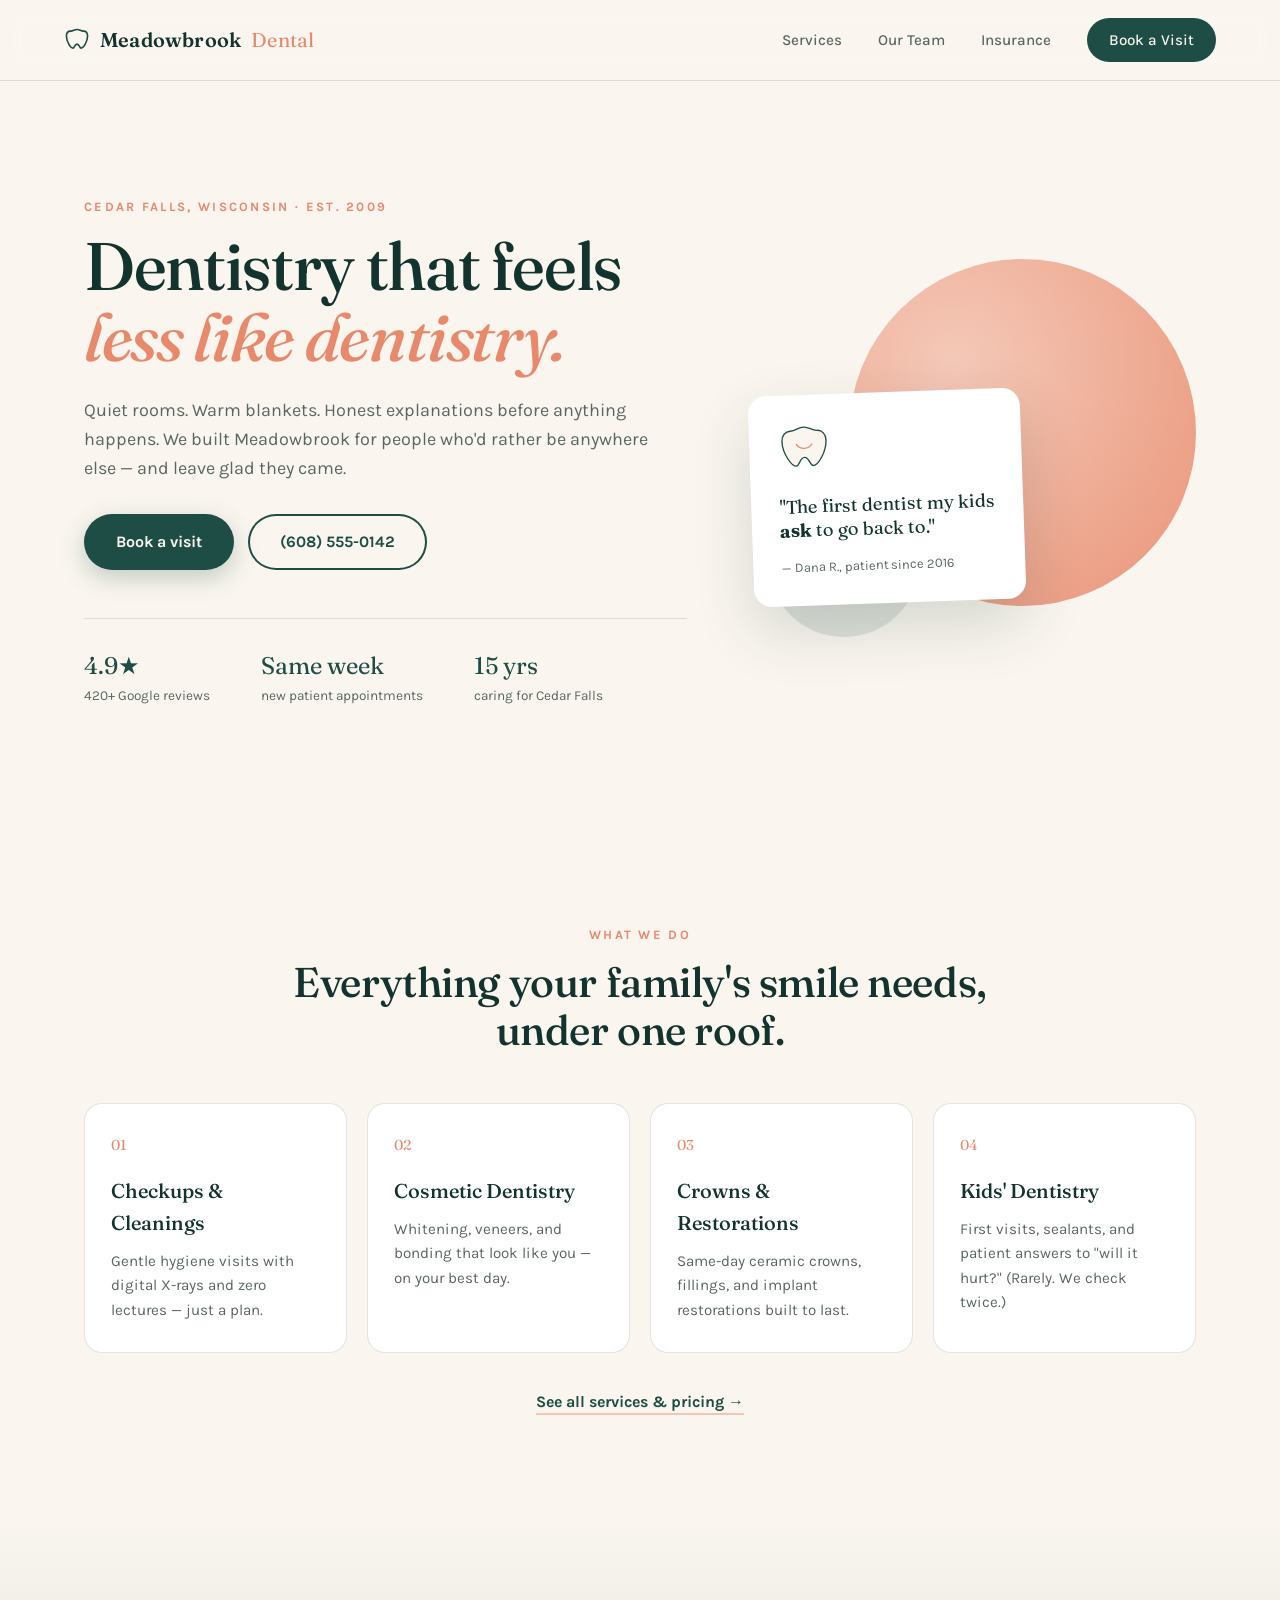
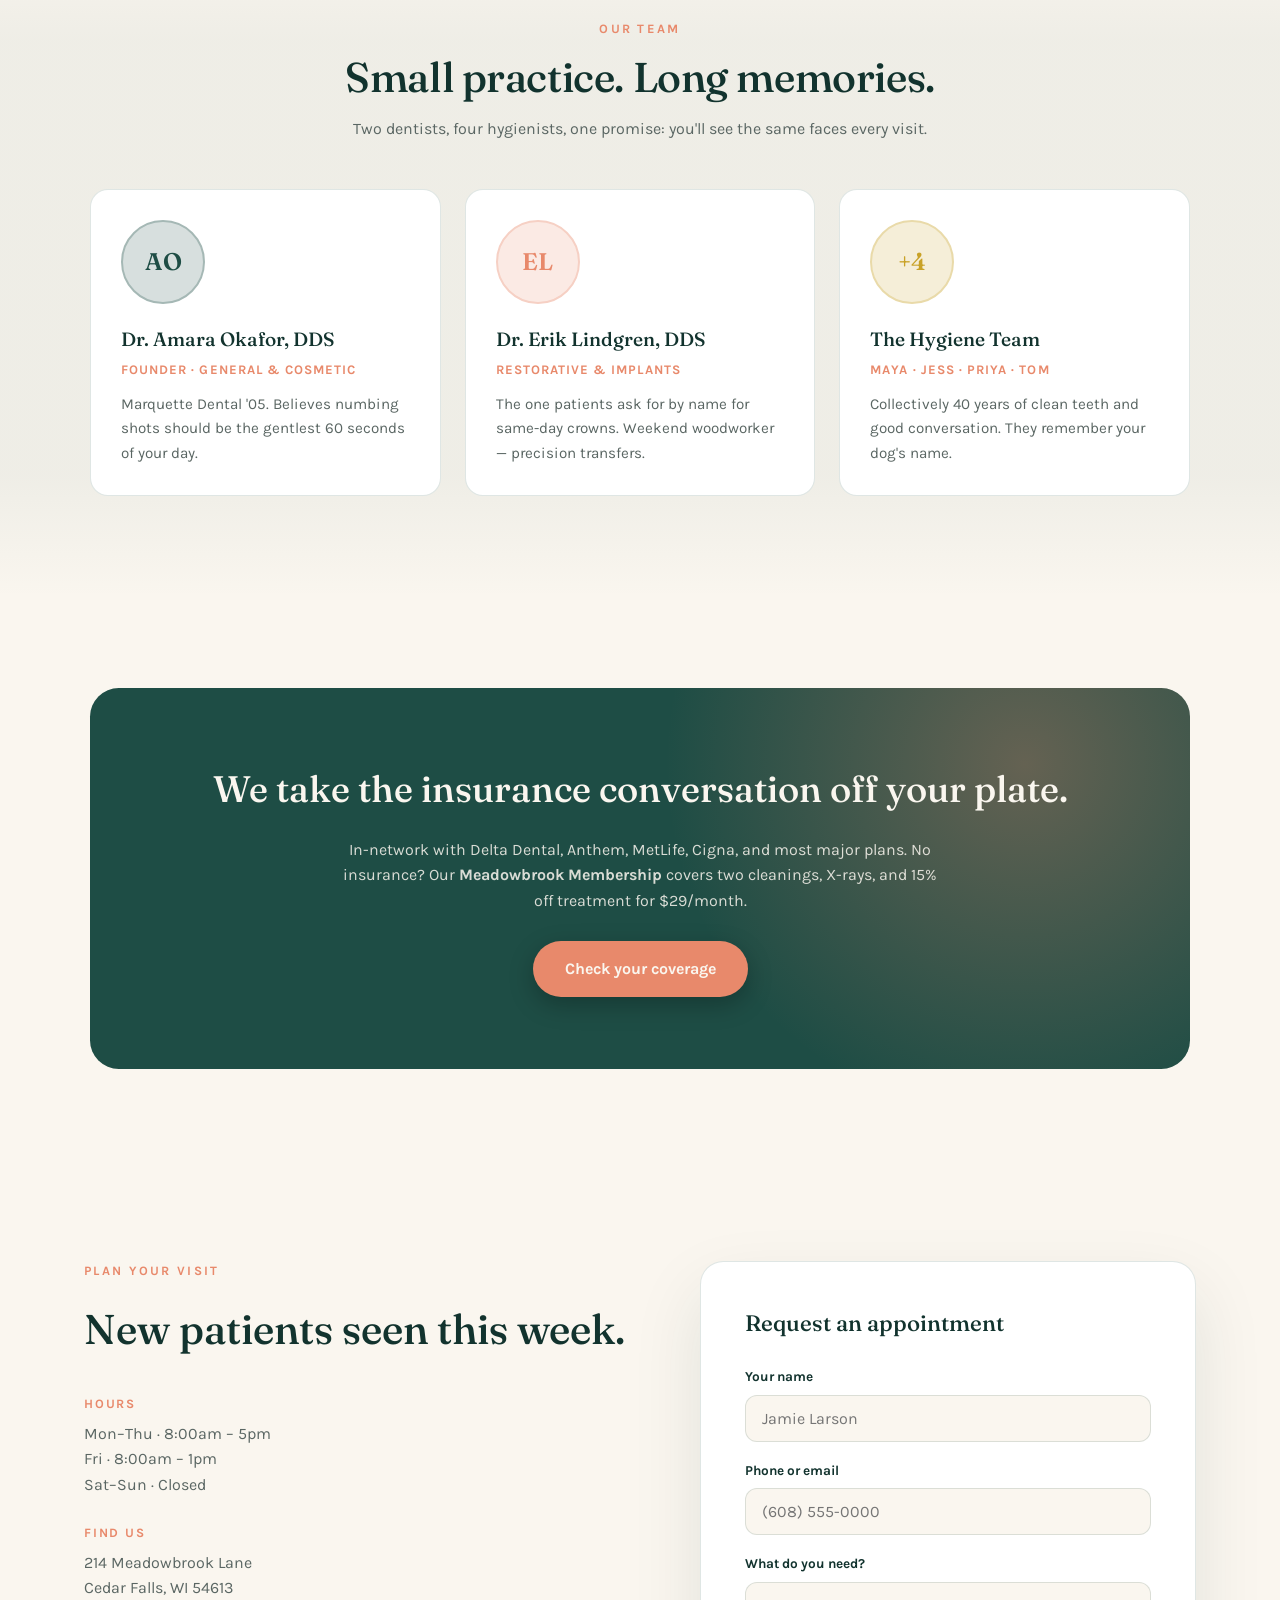
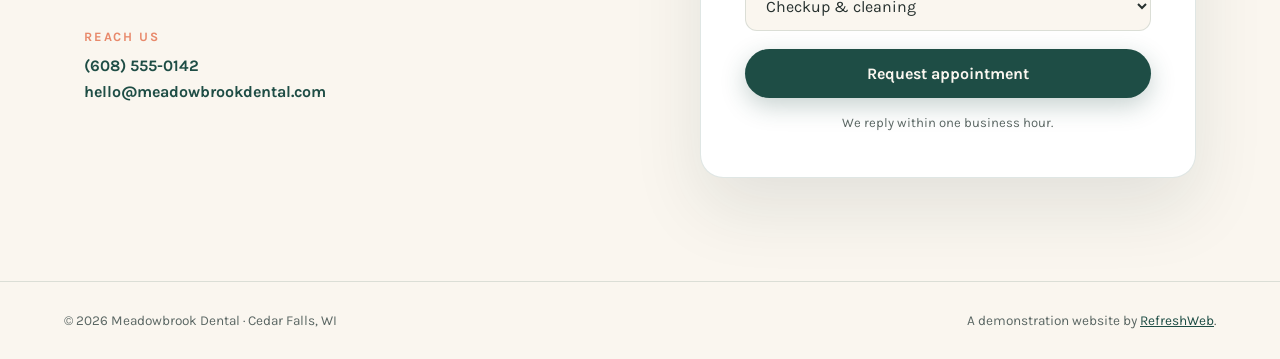
<file: index.html>
<!DOCTYPE html>
<html lang="en">
<head>
  <meta charset="UTF-8">
  <meta name="viewport" content="width=device-width, initial-scale=1.0">
  <title>Meadowbrook Dental — Gentle, modern dentistry in Cedar Falls</title>
  <meta name="description" content="Family and cosmetic dentistry in Cedar Falls, WI. Same-week appointments, most insurance accepted, and a team that remembers your name.">
  <link rel="preconnect" href="https://fonts.googleapis.com">
  <link rel="preconnect" href="https://fonts.gstatic.com" crossorigin>
  <link href="https://fonts.googleapis.com/css2?family=Fraunces:opsz,wght@9..144,300;9..144,400;9..144,500;9..144,600&family=Karla:wght@400;500;700&display=swap" rel="stylesheet">
  <link rel="stylesheet" href="styles.css">
  <script>document.documentElement.classList.add("js")</script>
</head>
<body>

  <header class="site-header" id="site-header">
    <a href="index.html" class="brand" id="brand-logo" data-rw-protected="brand-logo">
      <svg class="brand-mark" viewBox="0 0 32 32" aria-hidden="true">
        <path d="M16 3c-3.5 0-4.5 2-8 2C5 5 3 7.5 3 11c0 7 5 15 8 15 2 0 2-5 5-5s3 5 5 5c3 0 8-8 8-15 0-3.5-2-6-5-6-3.5 0-4.5-2-8-2z" fill="none" stroke="currentColor" stroke-width="2" stroke-linejoin="round"/>
      </svg>
      Meadowbrook<span>Dental</span>
    </a>
    <nav class="site-nav" id="site-nav">
      <a href="services.html">Services</a>
      <a href="index.html#home-team">Our Team</a>
      <a href="index.html#home-insurance">Insurance</a>
      <a href="index.html#home-visit" class="nav-cta">Book a Visit</a>
    </nav>
    <button class="nav-toggle" id="nav-toggle" aria-label="Menu">
      <span></span><span></span>
    </button>
  </header>

  <main>

    <!-- ============ HERO ============ -->
    <section class="hero" id="home-hero">
      <div class="hero-inner">
        <p class="eyebrow reveal">Cedar Falls, Wisconsin · Est. 2009</p>
        <h1 class="reveal">Dentistry that feels<br><em>less like dentistry.</em></h1>
        <p class="hero-lede reveal">Quiet rooms. Warm blankets. Honest explanations before anything happens.
        We built Meadowbrook for people who'd rather be anywhere else — and leave glad they came.</p>
        <div class="hero-actions reveal">
          <a href="#home-visit" class="btn btn-primary">Book a visit</a>
          <a href="tel:+16085550142" class="btn btn-ghost">(608) 555-0142</a>
        </div>
        <dl class="hero-stats reveal">
          <div><dt>4.9★</dt><dd>420+ Google reviews</dd></div>
          <div><dt>Same week</dt><dd>new patient appointments</dd></div>
          <div><dt>15 yrs</dt><dd>caring for Cedar Falls</dd></div>
        </dl>
      </div>
      <div class="hero-art" aria-hidden="true">
        <div class="art-circle art-circle-1"></div>
        <div class="art-circle art-circle-2"></div>
        <div class="art-card">
          <svg viewBox="0 0 120 120" class="art-tooth">
            <path d="M60 14c-13 0-17 8-30 8-11 0-19 9-19 22 0 26 19 56 30 56 8 0 8-19 19-19s11 19 19 19c11 0 30-30 30-56 0-13-8-22-19-22-13 0-17-8-30-8z"
              fill="var(--cream)" stroke="var(--spruce)" stroke-width="3" stroke-linejoin="round"/>
            <path d="M43 52c4 6 10 9 17 9s13-3 17-9" fill="none" stroke="var(--coral)" stroke-width="3" stroke-linecap="round"/>
          </svg>
          <p>"The first dentist my kids<br><strong>ask</strong> to go back to."</p>
          <span>— Dana R., patient since 2016</span>
        </div>
      </div>
    </section>

    <!-- ============ SERVICES ============ -->
    <section class="services" id="home-services">
      <div class="section-head">
        <p class="eyebrow reveal">What we do</p>
        <h2 class="reveal">Everything your family's smile needs, under one roof.</h2>
      </div>
      <div class="services-grid">
        <a class="service-card reveal" href="services.html#svc-checkups">
          <span class="service-num">01</span>
          <h3>Checkups &amp; Cleanings</h3>
          <p>Gentle hygiene visits with digital X-rays and zero lectures — just a plan.</p>
        </a>
        <a class="service-card reveal" href="services.html#svc-cosmetic">
          <span class="service-num">02</span>
          <h3>Cosmetic Dentistry</h3>
          <p>Whitening, veneers, and bonding that look like you — on your best day.</p>
        </a>
        <a class="service-card reveal" href="services.html#svc-restorative">
          <span class="service-num">03</span>
          <h3>Crowns &amp; Restorations</h3>
          <p>Same-day ceramic crowns, fillings, and implant restorations built to last.</p>
        </a>
        <a class="service-card reveal" href="services.html#svc-kids">
          <span class="service-num">04</span>
          <h3>Kids' Dentistry</h3>
          <p>First visits, sealants, and patient answers to "will it hurt?" (Rarely. We check twice.)</p>
        </a>
      </div>
      <a href="services.html" class="text-link reveal">See all services &amp; pricing →</a>
    </section>

    <!-- ============ TEAM ============ -->
    <section class="team" id="home-team">
      <div class="section-head">
        <p class="eyebrow reveal">Our team</p>
        <h2 class="reveal">Small practice. Long memories.</h2>
        <p class="section-lede reveal">Two dentists, four hygienists, one promise: you'll see the same faces every visit.</p>
      </div>
      <div class="team-grid">
        <article class="team-card reveal" id="team-dr-okafor">
          <div class="team-photo" style="--tint: var(--spruce)"><span>AO</span></div>
          <h3>Dr. Amara Okafor, DDS</h3>
          <p class="team-role">Founder · General &amp; Cosmetic</p>
          <p>Marquette Dental '05. Believes numbing shots should be the gentlest 60 seconds of your day.</p>
        </article>
        <article class="team-card reveal" id="team-dr-lindgren">
          <div class="team-photo" style="--tint: var(--coral)"><span>EL</span></div>
          <h3>Dr. Erik Lindgren, DDS</h3>
          <p class="team-role">Restorative &amp; Implants</p>
          <p>The one patients ask for by name for same-day crowns. Weekend woodworker — precision transfers.</p>
        </article>
        <article class="team-card reveal" id="team-hygiene">
          <div class="team-photo" style="--tint: var(--gold)"><span>+4</span></div>
          <h3>The Hygiene Team</h3>
          <p class="team-role">Maya · Jess · Priya · Tom</p>
          <p>Collectively 40 years of clean teeth and good conversation. They remember your dog's name.</p>
        </article>
      </div>
    </section>

    <!-- ============ INSURANCE ============ -->
    <section class="insurance" id="home-insurance">
      <div class="insurance-inner reveal">
        <h2>We take the insurance conversation off your plate.</h2>
        <p>In-network with Delta Dental, Anthem, MetLife, Cigna, and most major plans.
          No insurance? Our <strong>Meadowbrook Membership</strong> covers two cleanings,
          X-rays, and 15% off treatment for $29/month.</p>
        <a href="#home-visit" class="btn btn-primary">Check your coverage</a>
      </div>
    </section>

    <!-- ============ VISIT / CONTACT ============ -->
    <section class="visit" id="home-visit">
      <div class="visit-info">
        <p class="eyebrow reveal">Plan your visit</p>
        <h2 class="reveal">New patients seen this week.</h2>
        <div class="visit-details reveal" id="home-hours">
          <div>
            <h4>Hours</h4>
            <p>Mon–Thu · 8:00am – 5pm<br>Fri · 8:00am – 1pm<br>Sat–Sun · Closed</p>
          </div>
          <div>
            <h4>Find us</h4>
            <p id="home-address">214 Meadowbrook Lane<br>Cedar Falls, WI 54613</p>
          </div>
          <div>
            <h4>Reach us</h4>
            <p><a href="tel:+16085550142">(608) 555-0142</a><br><a href="mailto:hello@meadowbrookdental.com">hello@meadowbrookdental.com</a></p>
          </div>
        </div>
      </div>
      <form class="visit-form reveal" id="booking-form">
        <h3>Request an appointment</h3>
        <label>Your name<input type="text" name="name" required placeholder="Jamie Larson"></label>
        <label>Phone or email<input type="text" name="contact" required placeholder="(608) 555-0000"></label>
        <label>What do you need?
          <select name="type">
            <option>Checkup &amp; cleaning</option>
            <option>Something hurts</option>
            <option>Cosmetic consultation</option>
            <option>New patient visit</option>
          </select>
        </label>
        <input type="text" name="hp" tabindex="-1" autocomplete="off" aria-hidden="true" style="position:absolute;left:-9999px;width:1px;height:1px;overflow:hidden;">
        <button type="submit" class="btn btn-primary btn-block">Request appointment</button>
        <p class="form-note">We reply within one business hour.</p>
      </form>
    </section>

  </main>

  <footer class="site-footer">
    <p id="footer-copyright">© <span id="year"></span> Meadowbrook Dental · Cedar Falls, WI</p>
    <p class="footer-fine">A demonstration website by <a href="https://refreshweb.io">RefreshWeb</a>.</p>
  </footer>

  <script src="app.js"></script>
</body>
</html>
</file>
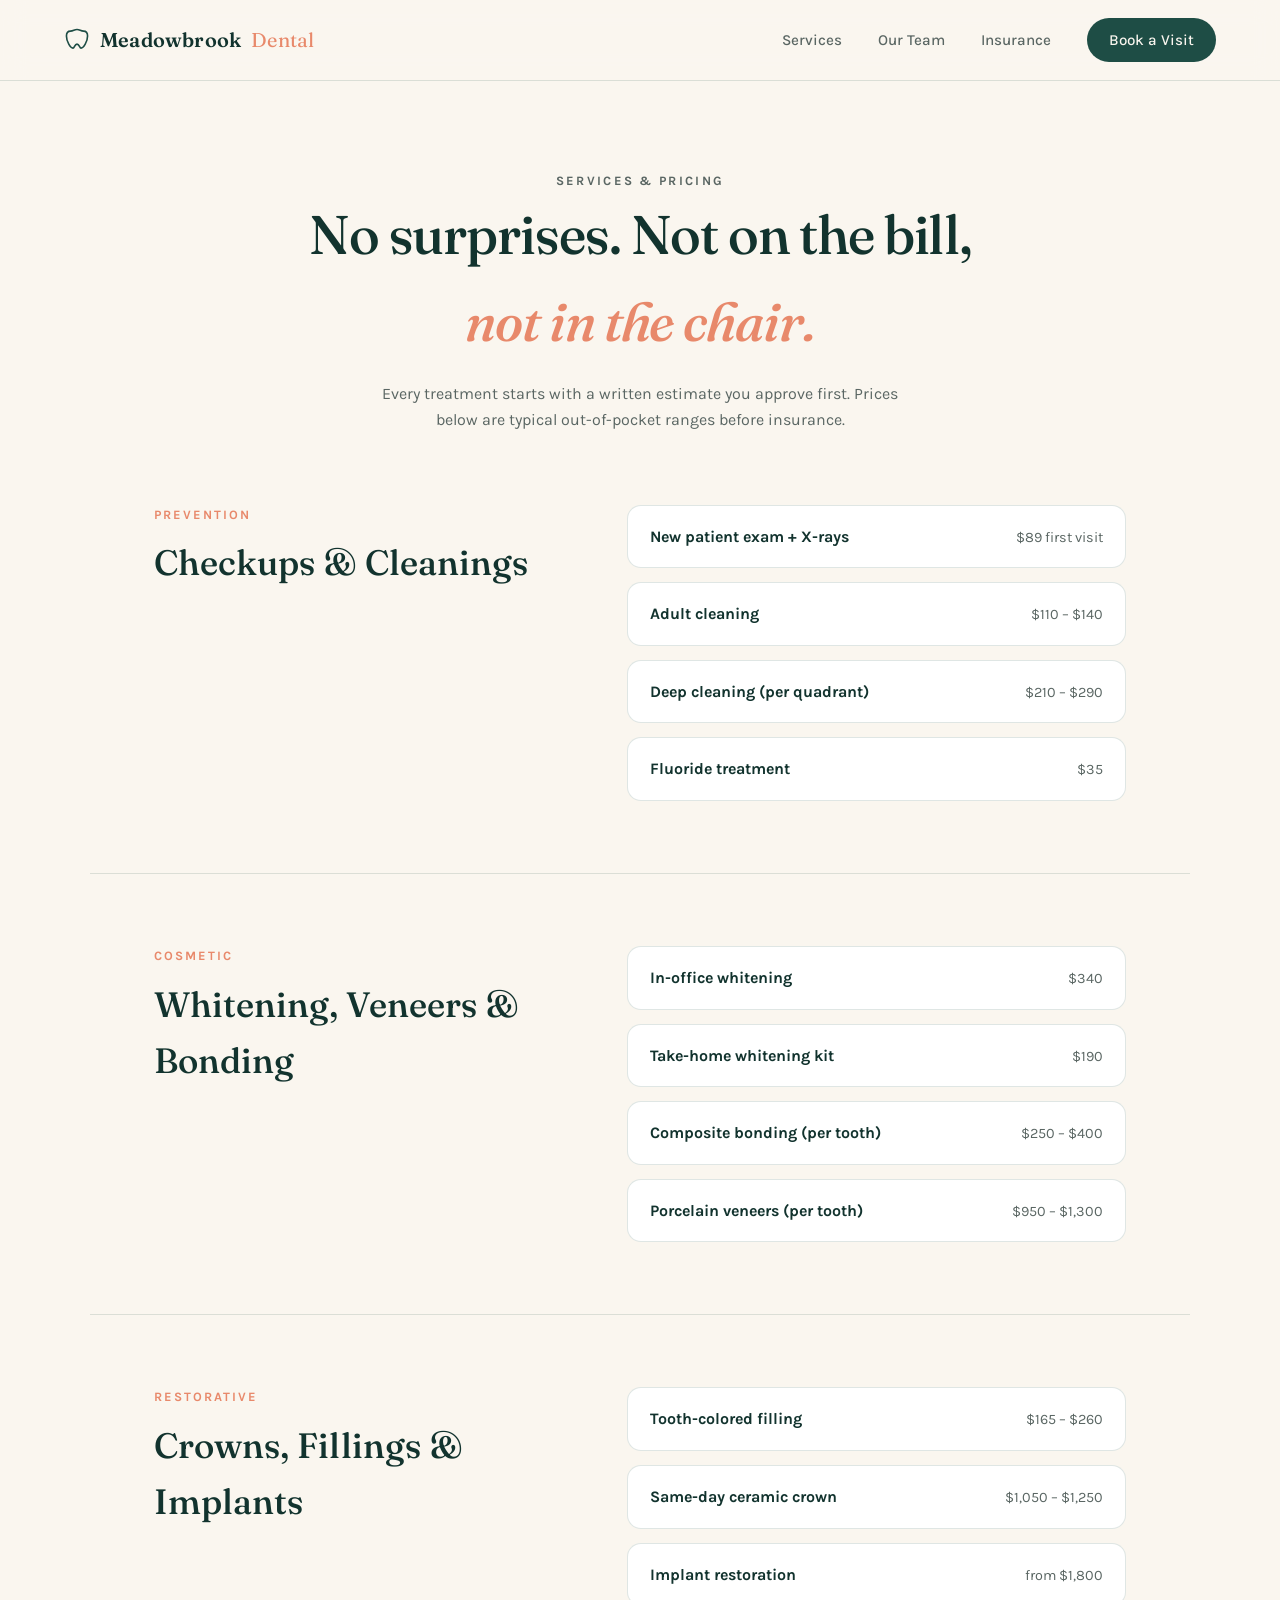
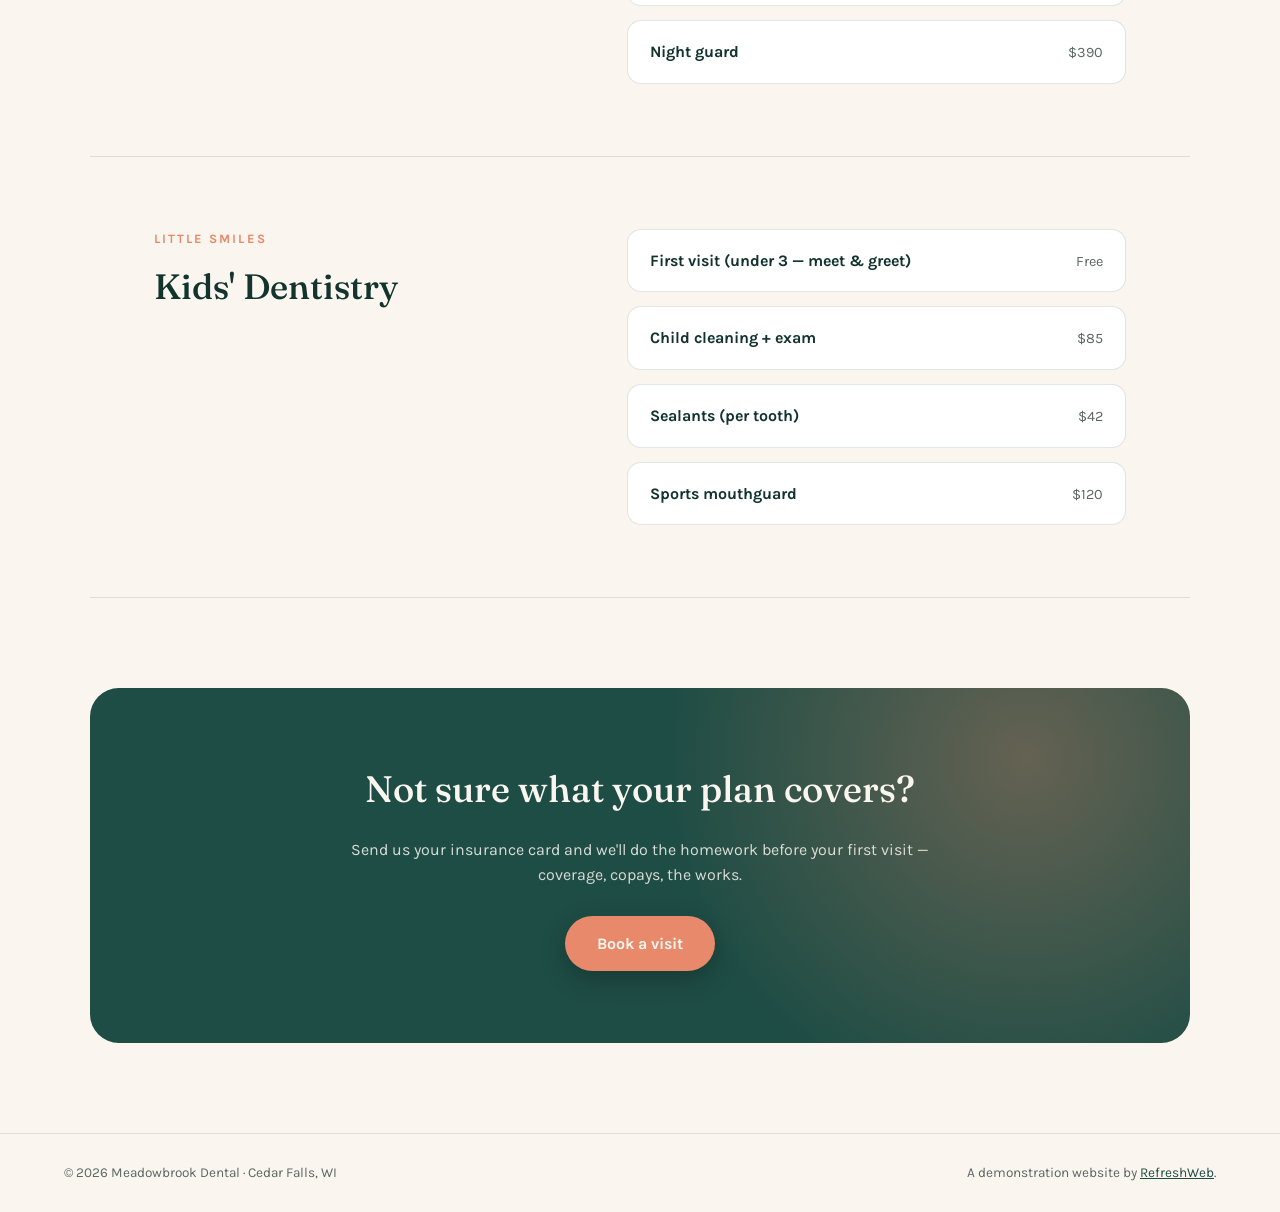
<file: services.html>
<!DOCTYPE html>
<html lang="en">
<head>
  <meta charset="UTF-8">
  <meta name="viewport" content="width=device-width, initial-scale=1.0">
  <title>Services &amp; Pricing — Meadowbrook Dental</title>
  <meta name="description" content="Checkups, cosmetic dentistry, crowns, and kids' dentistry in Cedar Falls, WI. Transparent pricing, most insurance accepted.">
  <link rel="preconnect" href="https://fonts.googleapis.com">
  <link rel="preconnect" href="https://fonts.gstatic.com" crossorigin>
  <link href="https://fonts.googleapis.com/css2?family=Fraunces:opsz,wght@9..144,300;9..144,400;9..144,500;9..144,600&family=Karla:wght@400;500;700&display=swap" rel="stylesheet">
  <link rel="stylesheet" href="styles.css">
  <script>document.documentElement.classList.add("js")</script>
</head>
<body>

  <header class="site-header">
    <a href="index.html" class="brand" data-rw-protected="brand-logo">
      <svg class="brand-mark" viewBox="0 0 32 32" aria-hidden="true">
        <path d="M16 3c-3.5 0-4.5 2-8 2C5 5 3 7.5 3 11c0 7 5 15 8 15 2 0 2-5 5-5s3 5 5 5c3 0 8-8 8-15 0-3.5-2-6-5-6-3.5 0-4.5-2-8-2z" fill="none" stroke="currentColor" stroke-width="2" stroke-linejoin="round"/>
      </svg>
      Meadowbrook<span>Dental</span>
    </a>
    <nav class="site-nav" id="site-nav">
      <a href="services.html">Services</a>
      <a href="index.html#home-team">Our Team</a>
      <a href="index.html#home-insurance">Insurance</a>
      <a href="index.html#home-visit" class="nav-cta">Book a Visit</a>
    </nav>
    <button class="nav-toggle" id="nav-toggle" aria-label="Menu">
      <span></span><span></span>
    </button>
  </header>

  <main>
    <section class="page-hero" id="services-hero">
      <p class="eyebrow reveal">Services &amp; pricing</p>
      <h1 class="reveal">No surprises. Not on the bill,<br><em>not in the chair.</em></h1>
      <p class="reveal">Every treatment starts with a written estimate you approve first.
        Prices below are typical out-of-pocket ranges before insurance.</p>
    </section>

    <section class="service-detail" id="svc-checkups">
      <h2 class="reveal"><small>Prevention</small>Checkups &amp; Cleanings</h2>
      <ul>
        <li class="reveal"><strong>New patient exam + X-rays</strong><em>$89 first visit</em></li>
        <li class="reveal"><strong>Adult cleaning</strong><em>$110 – $140</em></li>
        <li class="reveal"><strong>Deep cleaning (per quadrant)</strong><em>$210 – $290</em></li>
        <li class="reveal"><strong>Fluoride treatment</strong><em>$35</em></li>
      </ul>
    </section>

    <section class="service-detail" id="svc-cosmetic">
      <h2 class="reveal"><small>Cosmetic</small>Whitening, Veneers &amp; Bonding</h2>
      <ul>
        <li class="reveal"><strong>In-office whitening</strong><em>$340</em></li>
        <li class="reveal"><strong>Take-home whitening kit</strong><em>$190</em></li>
        <li class="reveal"><strong>Composite bonding (per tooth)</strong><em>$250 – $400</em></li>
        <li class="reveal"><strong>Porcelain veneers (per tooth)</strong><em>$950 – $1,300</em></li>
      </ul>
    </section>

    <section class="service-detail" id="svc-restorative">
      <h2 class="reveal"><small>Restorative</small>Crowns, Fillings &amp; Implants</h2>
      <ul>
        <li class="reveal"><strong>Tooth-colored filling</strong><em>$165 – $260</em></li>
        <li class="reveal"><strong>Same-day ceramic crown</strong><em>$1,050 – $1,250</em></li>
        <li class="reveal"><strong>Implant restoration</strong><em>from $1,800</em></li>
        <li class="reveal"><strong>Night guard</strong><em>$390</em></li>
      </ul>
    </section>

    <section class="service-detail" id="svc-kids">
      <h2 class="reveal"><small>Little smiles</small>Kids' Dentistry</h2>
      <ul>
        <li class="reveal"><strong>First visit (under 3 — meet &amp; greet)</strong><em>Free</em></li>
        <li class="reveal"><strong>Child cleaning + exam</strong><em>$85</em></li>
        <li class="reveal"><strong>Sealants (per tooth)</strong><em>$42</em></li>
        <li class="reveal"><strong>Sports mouthguard</strong><em>$120</em></li>
      </ul>
    </section>

    <section class="insurance">
      <div class="insurance-inner reveal">
        <h2>Not sure what your plan covers?</h2>
        <p>Send us your insurance card and we'll do the homework before your first visit — coverage, copays, the works.</p>
        <a href="index.html#home-visit" class="btn btn-primary">Book a visit</a>
      </div>
    </section>
  </main>

  <footer class="site-footer">
    <p>© <span id="year"></span> Meadowbrook Dental · Cedar Falls, WI</p>
    <p class="footer-fine">A demonstration website by <a href="https://refreshweb.io">RefreshWeb</a>.</p>
  </footer>

  <script src="app.js"></script>
</body>
</html>
</file>
<file: styles.css>
/* ————— Meadowbrook Dental — calm editorial —————
   Palette: warm cream / deep spruce / soft coral / muted gold
   Type: Fraunces (display) + Karla (body)                    */

:root {
  --cream:      #FAF6EF;
  --cream-deep: #F1EADF;
  --spruce:     #1E4D45;
  --spruce-ink: #12332E;
  --coral:      #E8896B;
  --coral-soft: #F4C4B2;
  --gold:       #C9A227;
  --ink:        #26302E;
  --ink-soft:   #5A6663;
  --line:       rgba(30, 77, 69, 0.14);
  --radius:     18px;

  /* Semantic status tokens — derived from the site's own palette so
     alerts/success/error states stay on-brand instead of using generic
     red/green/yellow. */
  --success: var(--spruce);   /* already reads as calm and trustworthy */
  --warning: var(--gold);     /* existing warm gold */
  --error:   #C94A3B;         /* deeper red-orange, distinct from decorative --coral */
  --info:    var(--coral);    /* warm accent, already used for informative highlights */
  --font-display: "Fraunces", Georgia, serif;
  --font-body:    "Karla", -apple-system, sans-serif;
}

* { margin: 0; padding: 0; box-sizing: border-box; }

html { scroll-behavior: smooth; }

body {
  font-family: var(--font-body);
  background: var(--cream);
  color: var(--ink);
  line-height: 1.6;
  -webkit-font-smoothing: antialiased;
}

h1, h2, h3 { font-family: var(--font-display); font-weight: 500; color: var(--spruce-ink); }

em { font-style: italic; color: var(--coral); }

a { color: inherit; }

/* ————— Header ————— */
/* backdrop-filter lives on ::before (a sibling of .site-nav in the box
   tree), NOT on .site-header itself — putting it on the header would make
   the header the containing block for its fixed-position .site-nav child
   on mobile, collapsing the full-screen menu to the header's own height. */
.site-header {
  position: sticky; top: 0; z-index: 40;
  display: flex; align-items: center; justify-content: space-between;
  padding: 18px clamp(20px, 5vw, 64px);
  border-bottom: 1px solid var(--line);
}
.site-header::before {
  content: ""; position: absolute; inset: 0; z-index: -1;
  background: color-mix(in srgb, var(--cream) 88%, transparent);
  backdrop-filter: blur(12px);
}

.brand {
  display: flex; align-items: center; gap: 10px;
  font-family: var(--font-display); font-size: 1.25rem; font-weight: 600;
  color: var(--spruce-ink); text-decoration: none; letter-spacing: 0.01em;
}
.brand span { color: var(--coral); font-weight: 400; }
.brand-mark { width: 26px; height: 26px; color: var(--spruce); }

.site-nav { display: flex; align-items: center; gap: clamp(18px, 3vw, 36px); }
.site-nav a {
  text-decoration: none; font-weight: 500; font-size: 0.95rem; color: var(--ink-soft);
  transition: color 0.2s;
}
.site-nav a:hover { color: var(--spruce); }

.nav-cta {
  color: var(--cream) !important;
  background: var(--spruce);
  padding: 10px 22px; border-radius: 999px;
  transition: transform 0.2s ease, background 0.2s !important;
}
.nav-cta:hover { background: var(--spruce-ink); transform: translateY(-1px); }

.nav-toggle { display: none; }

/* ————— Buttons ————— */
.btn {
  display: inline-block; text-decoration: none; text-align: center;
  font-family: var(--font-body); font-weight: 700; font-size: 1rem;
  padding: 15px 32px; border-radius: 999px; border: none; cursor: pointer;
  transition: transform 0.2s ease, box-shadow 0.2s ease, background 0.2s;
}
.btn-primary {
  background: var(--spruce); color: var(--cream);
  box-shadow: 0 8px 24px rgba(30, 77, 69, 0.25);
}
.btn-primary:hover { background: var(--spruce-ink); transform: translateY(-2px); }
.btn-ghost {
  background: transparent; color: var(--spruce);
  box-shadow: inset 0 0 0 2px var(--spruce);
}
.btn-ghost:hover { background: rgba(30, 77, 69, 0.06); }
.btn-block { width: 100%; }

.eyebrow {
  font-size: 0.8rem; font-weight: 700; letter-spacing: 0.18em;
  text-transform: uppercase; color: var(--coral);
  margin-bottom: 14px;
}

.text-link {
  font-weight: 700; color: var(--spruce); text-decoration: none;
  border-bottom: 2px solid var(--coral-soft); padding-bottom: 2px;
  transition: border-color 0.2s;
}
.text-link:hover { border-color: var(--coral); }

/* ————— Hero ————— */
.hero {
  display: grid; grid-template-columns: 1.15fr 0.85fr; align-items: center;
  gap: clamp(24px, 5vw, 72px);
  padding: clamp(56px, 9vw, 120px) clamp(20px, 5vw, 64px);
  max-width: 1240px; margin: 0 auto;
}

.hero h1 {
  font-size: clamp(2.4rem, 5.4vw, 4.2rem);
  line-height: 1.05; letter-spacing: -0.02em; margin-bottom: 24px;
}

.hero-lede {
  font-size: 1.125rem; color: var(--ink-soft); max-width: 52ch; margin-bottom: 32px;
}

.hero-actions { display: flex; gap: 14px; flex-wrap: wrap; margin-bottom: 48px; }

.hero-stats {
  display: flex; gap: clamp(24px, 4vw, 56px); flex-wrap: wrap;
  border-top: 1px solid var(--line); padding-top: 28px;
}
.hero-stats dt { font-family: var(--font-display); font-size: 1.5rem; color: var(--spruce); }
.hero-stats dd { font-size: 0.85rem; color: var(--ink-soft); }

/* hero art */
.hero-art { position: relative; min-height: 420px; }
.art-circle { position: absolute; border-radius: 50%; }
.art-circle-1 {
  width: 78%; aspect-ratio: 1; right: 0; top: 4%;
  background: radial-gradient(circle at 30% 30%, var(--coral-soft), var(--coral));
  opacity: 0.9;
}
.art-circle-2 {
  width: 34%; aspect-ratio: 1; left: 4%; bottom: 6%;
  background: var(--spruce); opacity: 0.12;
}
.art-card {
  position: absolute; left: 0; bottom: 14%;
  background: #fff; border-radius: var(--radius);
  padding: 26px 28px; max-width: 300px;
  box-shadow: 0 24px 60px rgba(18, 51, 46, 0.16);
  transform: rotate(-2deg);
}
.art-tooth { width: 54px; margin-bottom: 12px; }
.art-card p { font-family: var(--font-display); font-size: 1.15rem; line-height: 1.35; color: var(--spruce-ink); margin-bottom: 10px; }
.art-card span { font-size: 0.82rem; color: var(--ink-soft); }

/* ————— Sections shared ————— */
section { scroll-margin-top: 90px; }

.section-head { max-width: 720px; margin: 0 auto 48px; text-align: center; }
.section-head h2 { font-size: clamp(1.8rem, 3.6vw, 2.6rem); line-height: 1.15; letter-spacing: -0.01em; }
.section-lede { color: var(--ink-soft); margin-top: 14px; }

/* ————— Services ————— */
.services { padding: clamp(56px, 8vw, 110px) clamp(20px, 5vw, 64px); max-width: 1240px; margin: 0 auto; text-align: center; }

.services-grid {
  display: grid; grid-template-columns: repeat(auto-fit, minmax(240px, 1fr));
  gap: 20px; margin-bottom: 36px; text-align: left;
}

.service-card {
  background: #fff; border-radius: var(--radius); padding: 30px 26px;
  text-decoration: none; border: 1px solid var(--line);
  transition: transform 0.25s ease, box-shadow 0.25s ease;
}
.service-card:hover { transform: translateY(-6px); box-shadow: 0 20px 44px rgba(18, 51, 46, 0.12); }
.service-num {
  font-family: var(--font-display); font-size: 0.9rem; color: var(--coral);
  display: block; margin-bottom: 18px;
}
.service-card h3 { font-size: 1.25rem; margin-bottom: 10px; }
.service-card p { font-size: 0.95rem; color: var(--ink-soft); }

/* ————— Team ————— */
.team {
  background: linear-gradient(180deg, transparent, rgba(30, 77, 69, 0.05) 18%, rgba(30, 77, 69, 0.05) 82%, transparent);
  padding: clamp(56px, 8vw, 110px) clamp(20px, 5vw, 64px);
}
.team-grid {
  display: grid; grid-template-columns: repeat(auto-fit, minmax(260px, 1fr));
  gap: 24px; max-width: 1100px; margin: 0 auto;
}
.team-card { background: #fff; border-radius: var(--radius); padding: 30px; border: 1px solid var(--line); }
.team-photo {
  width: 84px; height: 84px; border-radius: 50%;
  background: color-mix(in srgb, var(--tint) 18%, #fff);
  color: var(--tint);
  display: grid; place-items: center;
  font-family: var(--font-display); font-size: 1.5rem; font-weight: 600;
  margin-bottom: 20px; border: 2px solid color-mix(in srgb, var(--tint) 40%, #fff);
}
.team-card h3 { font-size: 1.2rem; margin-bottom: 4px; }
.team-role { font-size: 0.82rem; font-weight: 700; letter-spacing: 0.08em; text-transform: uppercase; color: var(--coral); margin-bottom: 12px; }
.team-card > p:last-child { font-size: 0.95rem; color: var(--ink-soft); }

/* ————— Insurance band ————— */
.insurance { padding: clamp(48px, 7vw, 90px) clamp(20px, 5vw, 64px); }
.insurance-inner {
  max-width: 1100px; margin: 0 auto; text-align: center;
  background: var(--spruce); color: var(--cream);
  border-radius: calc(var(--radius) * 1.6);
  padding: clamp(40px, 6vw, 72px) clamp(24px, 5vw, 80px);
  position: relative; overflow: hidden;
}
.insurance-inner::before {
  content: ""; position: absolute; inset: 0;
  background: radial-gradient(600px circle at 85% 20%, rgba(232, 137, 107, 0.35), transparent 60%);
}
.insurance-inner > * { position: relative; }
.insurance-inner h2 { color: var(--cream); font-size: clamp(1.6rem, 3.2vw, 2.3rem); margin-bottom: 18px; }
.insurance-inner p { max-width: 60ch; margin: 0 auto 28px; color: rgba(250, 246, 239, 0.85); }
.insurance-inner .btn-primary { background: var(--coral); box-shadow: 0 8px 24px rgba(0,0,0,0.25); }
.insurance-inner .btn-primary:hover { background: #d9744f; }

/* ————— Visit ————— */
.visit {
  display: grid; grid-template-columns: 1fr 0.9fr;
  gap: clamp(32px, 5vw, 72px);
  padding: clamp(56px, 8vw, 110px) clamp(20px, 5vw, 64px);
  max-width: 1240px; margin: 0 auto;
}
.visit h2 { font-size: clamp(1.9rem, 3.6vw, 2.6rem); margin-bottom: 32px; }
.visit-details { display: grid; gap: 26px; }
.visit-details h4 {
  font-family: var(--font-body); font-size: 0.8rem; font-weight: 700;
  letter-spacing: 0.14em; text-transform: uppercase; color: var(--coral); margin-bottom: 6px;
}
.visit-details p { color: var(--ink-soft); }
.visit-details a { color: var(--spruce); font-weight: 700; text-decoration: none; }

.visit-form {
  background: #fff; border-radius: calc(var(--radius) * 1.3);
  padding: clamp(28px, 4vw, 44px);
  border: 1px solid var(--line);
  box-shadow: 0 30px 70px rgba(18, 51, 46, 0.1);
  align-self: start;
}
.visit-form h3 { font-size: 1.4rem; margin-bottom: 24px; }
.visit-form label { display: block; font-size: 0.85rem; font-weight: 700; color: var(--spruce-ink); margin-bottom: 18px; }
.visit-form input, .visit-form select {
  width: 100%; margin-top: 7px;
  font-family: var(--font-body); font-size: 1rem; color: var(--ink);
  padding: 13px 16px; border-radius: 12px;
  border: 1.5px solid var(--line); background: var(--cream);
  transition: border-color 0.2s;
}
.visit-form input:focus, .visit-form select:focus { outline: none; border-color: var(--spruce); }
.form-note { text-align: center; font-size: 0.82rem; color: var(--ink-soft); margin-top: 14px; }

.visit-form.sent { text-align: center; }
.visit-form .sent-msg { font-family: var(--font-display); font-size: 1.3rem; color: var(--spruce); padding: 40px 0; }

/* ————— Footer ————— */
.site-footer {
  border-top: 1px solid var(--line);
  padding: 28px clamp(20px, 5vw, 64px);
  display: flex; justify-content: space-between; flex-wrap: wrap; gap: 10px;
  font-size: 0.85rem; color: var(--ink-soft);
}
.footer-fine a { color: var(--spruce); }

/* ————— Services page ————— */
.page-hero { padding: clamp(48px, 7vw, 90px) clamp(20px, 5vw, 64px) 0; max-width: 900px; margin: 0 auto; text-align: center; }
.page-hero h1 { font-size: clamp(2.2rem, 4.5vw, 3.4rem); letter-spacing: -0.02em; margin-bottom: 16px; }
.page-hero p { color: var(--ink-soft); max-width: 56ch; margin: 0 auto; }

.service-detail {
  display: grid; grid-template-columns: 0.9fr 1.1fr; gap: clamp(24px, 5vw, 64px);
  max-width: 1100px; margin: 0 auto;
  padding: clamp(40px, 6vw, 72px) clamp(20px, 5vw, 64px);
  border-bottom: 1px solid var(--line); align-items: start;
}
.service-detail:last-of-type { border-bottom: none; }
.service-detail h2 { font-size: clamp(1.6rem, 3vw, 2.2rem); position: sticky; top: 110px; }
.service-detail h2 small { display: block; font-family: var(--font-body); font-size: 0.8rem; font-weight: 700; letter-spacing: 0.16em; text-transform: uppercase; color: var(--coral); margin-bottom: 10px; }
.service-detail ul { list-style: none; display: grid; gap: 14px; }
.service-detail li {
  background: #fff; border: 1px solid var(--line); border-radius: 14px;
  padding: 18px 22px; display: flex; justify-content: space-between; gap: 16px; align-items: baseline;
}
.service-detail li strong { color: var(--spruce-ink); }
.service-detail li em { font-style: normal; color: var(--ink-soft); font-size: 0.9rem; white-space: nowrap; }

/* ————— Reveal animation ————— */
.js .reveal { opacity: 0; transform: translateY(22px); transition: opacity 0.7s ease, transform 0.7s ease; }
.reveal.in { opacity: 1; transform: none; }

/* ————— Mobile ————— */
@media (max-width: 860px) {
  .hero { grid-template-columns: 1fr; padding-top: 40px; }
  .hero-art { min-height: 340px; margin-top: 8px; }
  .visit { grid-template-columns: 1fr; }
  .service-detail { grid-template-columns: 1fr; }
  .service-detail h2 { position: static; }

  .site-nav {
    position: fixed; inset: 64px 0 0 0; z-index: 39;
    flex-direction: column; align-items: stretch; gap: 0;
    background: var(--cream); border-bottom: 1px solid var(--line);
    display: none; padding: 8px 20px 20px;
    overflow-y: auto;
  }
  .site-nav.open { display: flex; }
  .site-nav a { padding: 14px 4px; font-size: 1.05rem; border-bottom: 1px solid var(--line); }
  .site-nav a:last-child { border-bottom: none; }
  .nav-cta { text-align: center; margin-top: 12px; border-radius: 14px; }

  .nav-toggle {
    display: flex; flex-direction: column; gap: 5px;
    background: none; border: none; cursor: pointer; padding: 8px;
  }
  .nav-toggle span { width: 22px; height: 2px; background: var(--spruce-ink); transition: transform 0.2s; }
  .nav-toggle.open span:first-child { transform: translateY(3.5px) rotate(45deg); }
  .nav-toggle.open span:last-child { transform: translateY(-3.5px) rotate(-45deg); }
}
</file>
